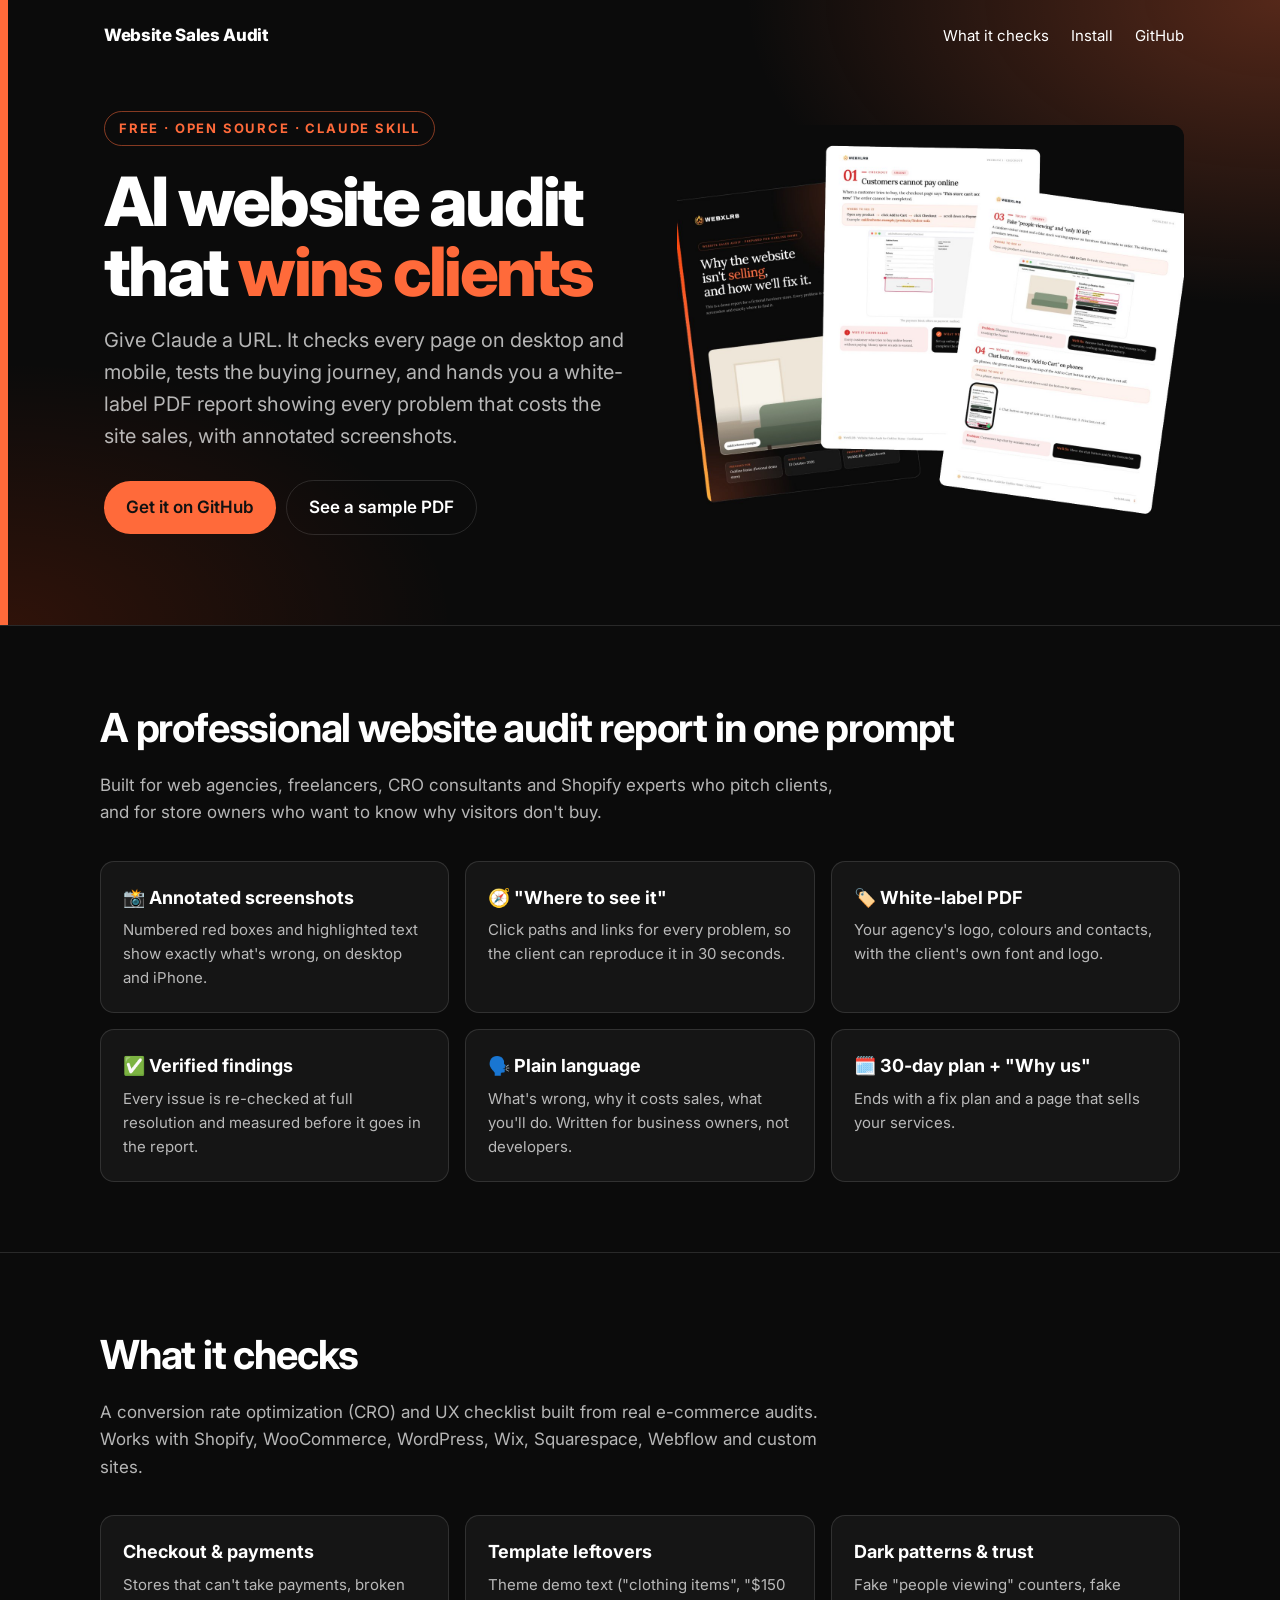
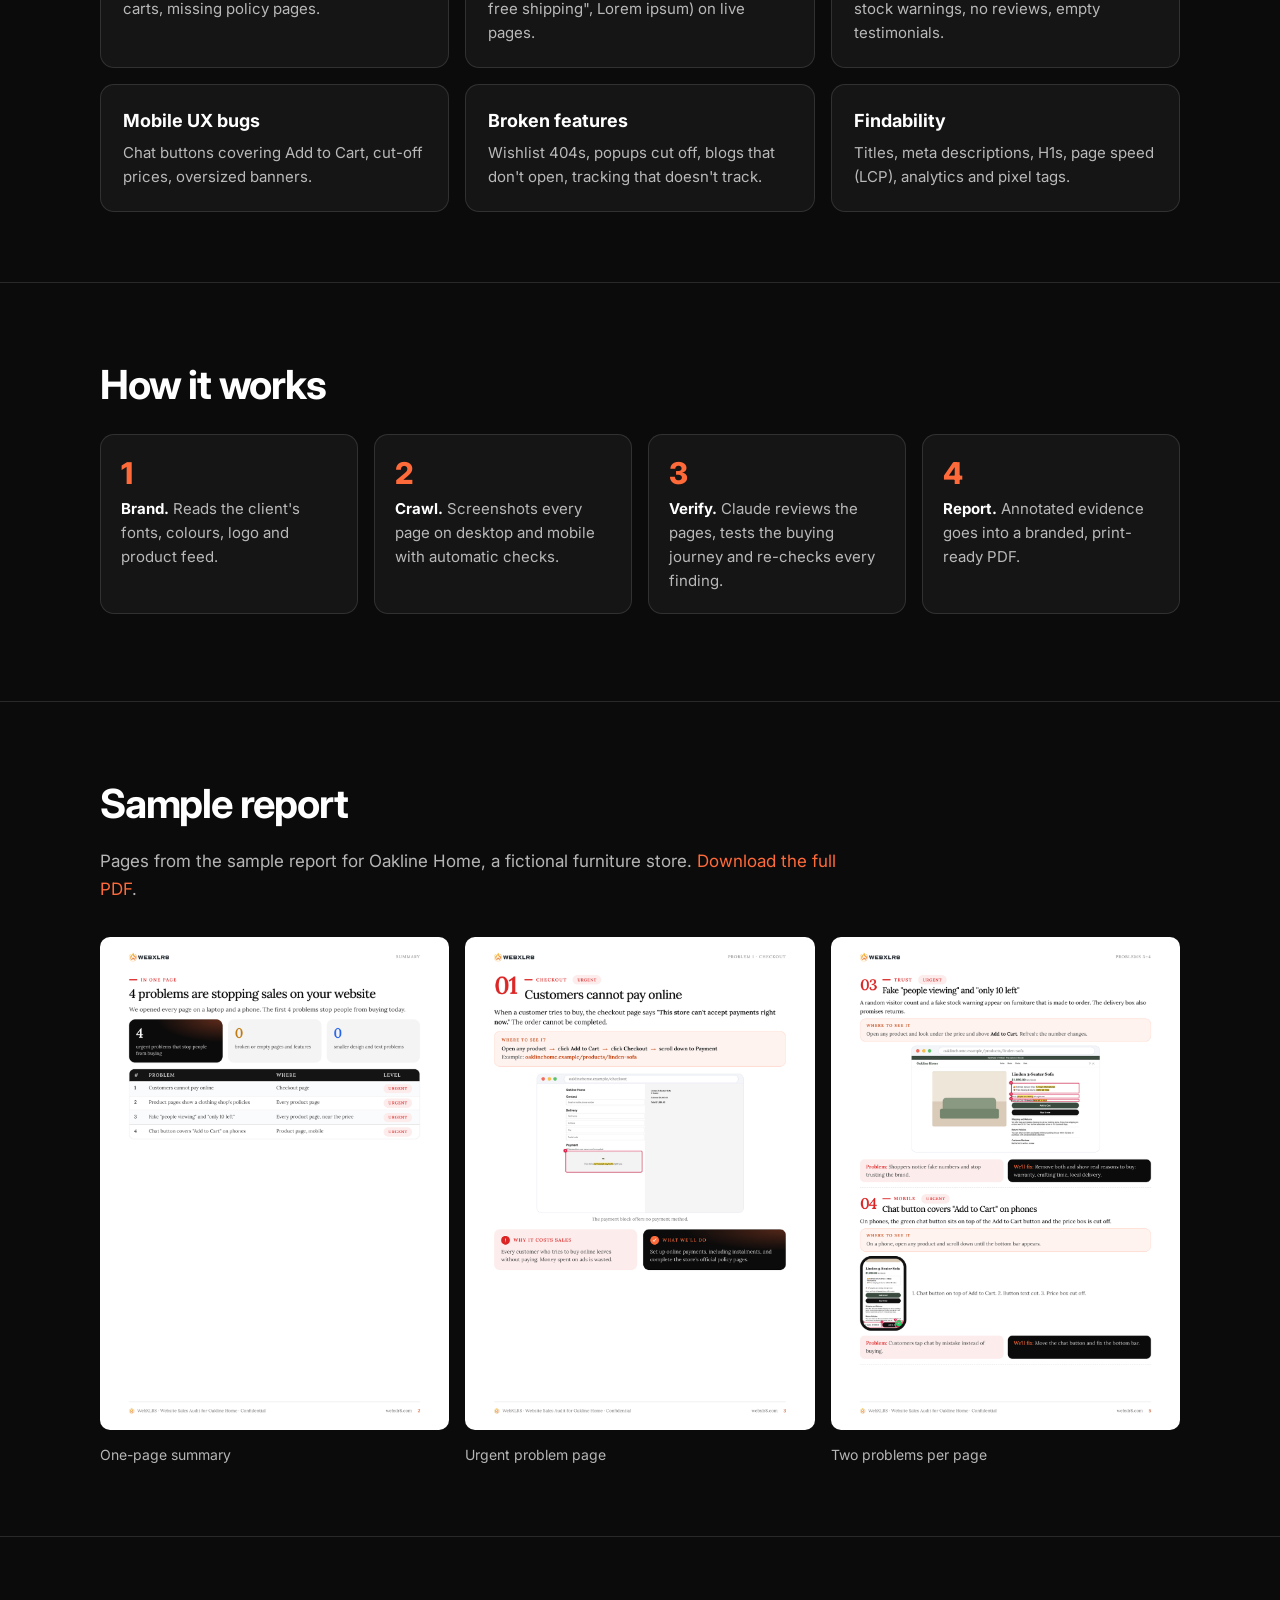
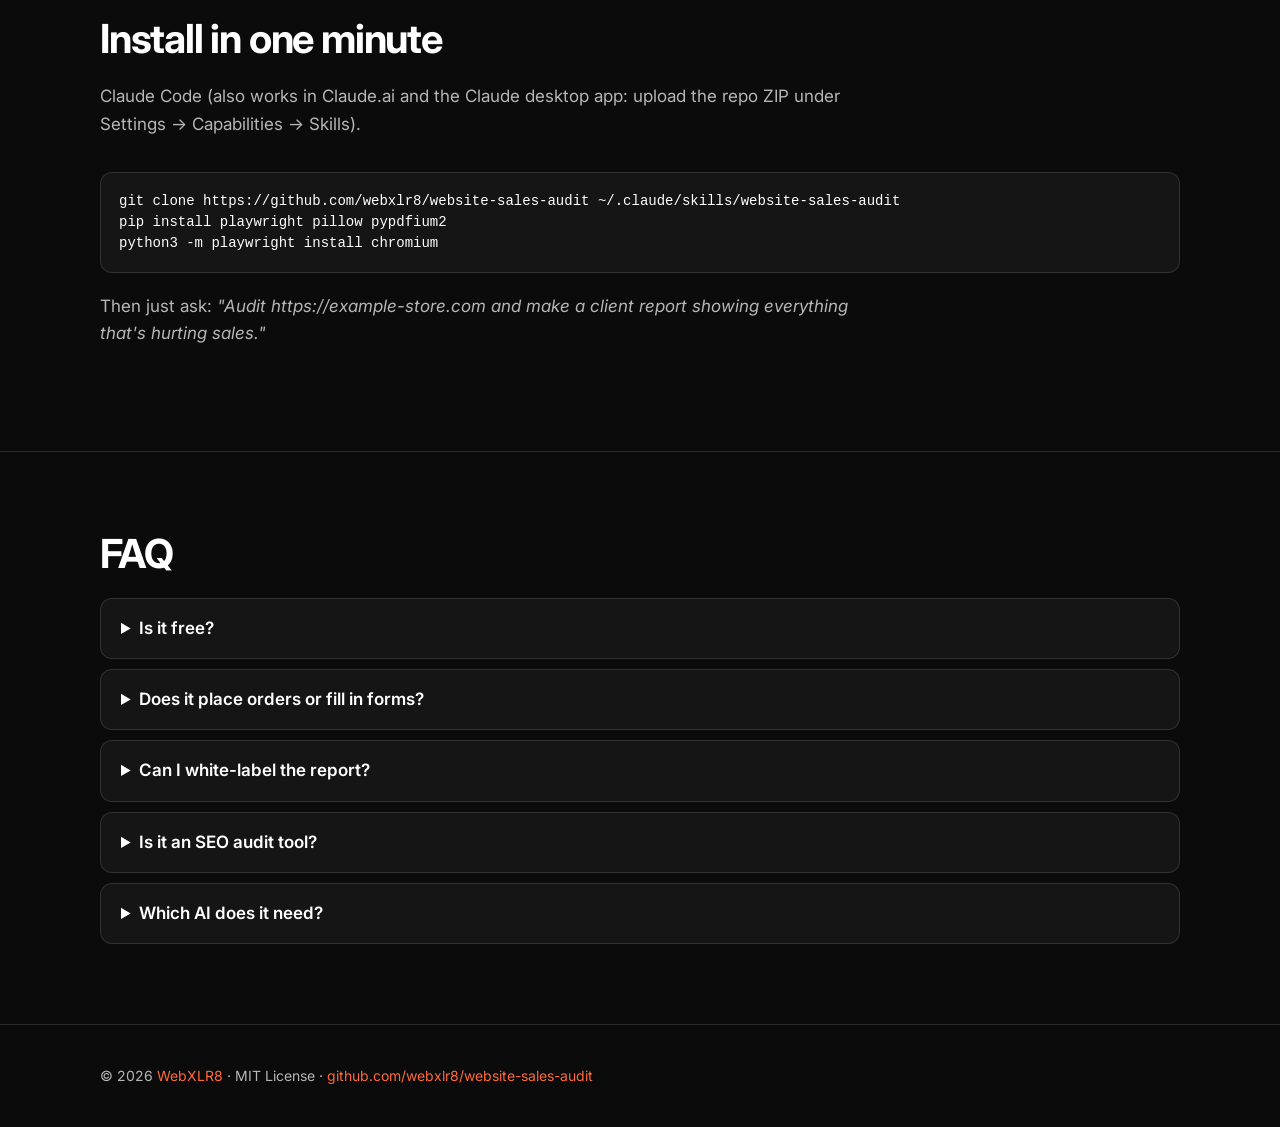
<file: docs/index.html>
<!doctype html>
<html lang="en">
<head>
<meta charset="utf-8">
<meta name="viewport" content="width=device-width, initial-scale=1">
<title>Website Sales Audit: free AI website audit skill for Claude (CRO, UX & e-commerce PDF reports)</title>
<meta name="description" content="Open-source Claude agent skill that audits any website on desktop and mobile for checkout, UX, trust and conversion problems, then builds a client-ready, white-label PDF report with annotated screenshots. Free, MIT licensed.">
<meta name="keywords" content="website audit, AI website audit, CRO audit, conversion rate optimization, UX audit, ecommerce audit, Shopify audit, WooCommerce audit, website audit report, white label audit report, Claude skill, Claude Code, agent skill">
<link rel="canonical" href="https://webxlr8.github.io/website-sales-audit/">
<meta name="theme-color" content="#0b0b0b">
<meta property="og:type" content="website">
<meta property="og:title" content="Website Sales Audit: AI website audit → client-ready PDF">
<meta property="og:description" content="Give Claude a URL. Get a branded PDF showing every problem that costs the site sales, with annotated screenshots. Free and open source.">
<meta property="og:url" content="https://webxlr8.github.io/website-sales-audit/">
<meta property="og:image" content="https://webxlr8.github.io/website-sales-audit/social-preview.png">
<meta property="og:image:width" content="1280"><meta property="og:image:height" content="640">
<meta name="twitter:card" content="summary_large_image">
<meta name="twitter:title" content="Website Sales Audit: AI website audit → client-ready PDF">
<meta name="twitter:description" content="Open-source Claude skill: audit any website for sales problems and get a white-label PDF with annotated screenshots.">
<meta name="twitter:image" content="https://webxlr8.github.io/website-sales-audit/social-preview.png">
<link rel="preconnect" href="https://fonts.googleapis.com">
<link href="https://fonts.googleapis.com/css2?family=Inter:wght@400;500;600;700;800&display=swap" rel="stylesheet">
<script type="application/ld+json">
{"@context":"https://schema.org","@type":"SoftwareApplication","name":"Website Sales Audit","applicationCategory":"BusinessApplication","operatingSystem":"macOS, Linux, Windows","description":"Open-source Claude agent skill that audits websites for conversion, UX and e-commerce problems and produces a white-label PDF report with annotated screenshots.","url":"https://webxlr8.github.io/website-sales-audit/","downloadUrl":"https://github.com/webxlr8/website-sales-audit","softwareVersion":"1.0.0","license":"https://opensource.org/licenses/MIT","offers":{"@type":"Offer","price":"0","priceCurrency":"USD"},"author":{"@type":"Organization","name":"WebXLR8","url":"https://webxlr8.com"},"image":"https://webxlr8.github.io/website-sales-audit/social-preview.png"}
</script>
<script type="application/ld+json">
{"@context":"https://schema.org","@type":"FAQPage","mainEntity":[
{"@type":"Question","name":"Is Website Sales Audit free?","acceptedAnswer":{"@type":"Answer","text":"Yes. It is MIT licensed and can be used for paid client audits."}},
{"@type":"Question","name":"Does it place orders or fill in forms?","acceptedAnswer":{"@type":"Answer","text":"No. Checkout is tested only up to the payment step and no personal or payment details are entered."}},
{"@type":"Question","name":"Can I white-label the PDF report?","acceptedAnswer":{"@type":"Answer","text":"Yes. Set your agency name, logos, colours and contacts once in agency.json."}},
{"@type":"Question","name":"Which platforms does it support?","acceptedAnswer":{"@type":"Answer","text":"Any public website, including Shopify, WooCommerce, WordPress, Wix, Squarespace and Webflow. Shopify stores get extra product-catalogue checks."}}]}
</script>
<style>
  :root{--bg:#0b0b0b;--fg:#fff;--muted:rgba(255,255,255,.7);--acc:#ff6a3a;--line:rgba(255,255,255,.12);--card:#151515}
  *{box-sizing:border-box}html{scroll-behavior:smooth}
  body{margin:0;background:var(--bg);color:var(--fg);font:400 17px/1.6 Inter,system-ui,sans-serif}
  a{color:var(--acc);text-decoration:none}a:hover{text-decoration:underline}
  .wrap{max-width:1120px;margin:0 auto;padding:0 20px}
  header{position:relative;overflow:hidden;border-left:8px solid var(--acc)}
  header:before{content:"";position:absolute;inset:0;background:radial-gradient(60% 70% at 100% 0%,rgba(255,106,58,.3),transparent 70%),radial-gradient(50% 60% at 0% 100%,rgba(255,61,0,.15),transparent 70%);pointer-events:none}
  nav{display:flex;justify-content:space-between;align-items:center;padding:22px 0;position:relative}
  nav b{font-weight:800;letter-spacing:-.02em}nav a{color:var(--fg);margin-left:22px;font-size:15px}
  .hero{display:grid;grid-template-columns:1.05fr 1fr;gap:40px;align-items:center;padding:40px 0 80px;position:relative}
  .chip{display:inline-block;font-size:13px;font-weight:700;letter-spacing:.14em;text-transform:uppercase;color:var(--acc);border:1.5px solid rgba(255,106,58,.5);border-radius:999px;padding:6px 14px}
  h1{font-size:clamp(40px,6vw,68px);line-height:1.03;letter-spacing:-.04em;margin:20px 0 18px;font-weight:800}h1 span{color:var(--acc)}
  .lead{font-size:20px;color:var(--muted);margin:0 0 28px}
  .btns a{display:inline-block;padding:13px 22px;border-radius:999px;font-weight:600;margin:0 10px 10px 0}
  .btn1{background:var(--acc);color:#111}.btn2{border:1px solid var(--line);color:var(--fg)}
  .hero img{width:100%;height:auto;border-radius:12px}
  section{padding:70px 0;border-top:1px solid var(--line)}
  h2{font-size:clamp(28px,4vw,40px);letter-spacing:-.03em;margin:0 0 12px}
  .sub{color:var(--muted);margin:0 0 34px;max-width:760px}
  .grid{display:grid;grid-template-columns:repeat(3,1fr);gap:16px}
  .card{background:var(--card);border:1px solid var(--line);border-radius:14px;padding:22px}
  .card h3{margin:0 0 6px;font-size:18px}.card p{margin:0;color:var(--muted);font-size:15px}
  .shots{display:grid;grid-template-columns:repeat(3,1fr);gap:16px}
  .shots figure{margin:0}.shots img{width:100%;border-radius:10px;border:1px solid var(--line);background:#fff}
  .shots figcaption{font-size:14px;color:var(--muted);margin-top:6px}
  ol.steps{counter-reset:s;list-style:none;padding:0;display:grid;grid-template-columns:repeat(4,1fr);gap:16px}
  ol.steps li{counter-increment:s;background:var(--card);border:1px solid var(--line);border-radius:14px;padding:20px;font-size:15px;color:var(--muted)}
  ol.steps li:before{content:counter(s);display:block;font:800 30px Inter;color:var(--acc);margin-bottom:6px}
  ol.steps b{color:var(--fg)}
  pre{background:#151515;border:1px solid var(--line);border-radius:12px;padding:18px;overflow-x:auto;font-size:14px;line-height:1.5}
  code{font-family:ui-monospace,Menlo,monospace}
  details{background:var(--card);border:1px solid var(--line);border-radius:12px;padding:16px 20px;margin-bottom:10px}
  summary{cursor:pointer;font-weight:600}details p{color:var(--muted);margin:10px 0 0}
  footer{padding:40px 0;color:var(--muted);font-size:14px;border-top:1px solid var(--line)}
  @media(max-width:860px){.hero,.grid,.shots{grid-template-columns:1fr}ol.steps{grid-template-columns:1fr 1fr}nav a{margin-left:12px}}
  @media(max-width:520px){ol.steps{grid-template-columns:1fr}nav a:not(:last-child){display:none}}
</style>
</head>
<body>
<header><div class="wrap">
  <nav><b>Website Sales Audit</b><div><a href="#checks">What it checks</a><a href="#install">Install</a><a href="https://github.com/webxlr8/website-sales-audit">GitHub</a></div></nav>
  <div class="hero">
    <div>
      <span class="chip">Free · Open source · Claude skill</span>
      <h1>AI website audit that <span>wins clients</span></h1>
      <p class="lead">Give Claude a URL. It checks every page on desktop and mobile, tests the buying journey, and hands you a white-label PDF report showing every problem that costs the site sales, with annotated screenshots.</p>
      <div class="btns"><a class="btn1" href="https://github.com/webxlr8/website-sales-audit">Get it on GitHub</a><a class="btn2" href="https://github.com/webxlr8/website-sales-audit/raw/main/examples/demo/sample-report.pdf">See a sample PDF</a></div>
    </div>
    <img src="hero.jpg" alt="Pages of a website sales audit PDF report with annotated screenshots" width="1350" height="1080">
  </div>
</div></header>

<main>
<section><div class="wrap">
  <h2>A professional website audit report in one prompt</h2>
  <p class="sub">Built for web agencies, freelancers, CRO consultants and Shopify experts who pitch clients, and for store owners who want to know why visitors don't buy.</p>
  <div class="grid">
    <div class="card"><h3>📸 Annotated screenshots</h3><p>Numbered red boxes and highlighted text show exactly what's wrong, on desktop and iPhone.</p></div>
    <div class="card"><h3>🧭 "Where to see it"</h3><p>Click paths and links for every problem, so the client can reproduce it in 30 seconds.</p></div>
    <div class="card"><h3>🏷️ White-label PDF</h3><p>Your agency's logo, colours and contacts, with the client's own font and logo.</p></div>
    <div class="card"><h3>✅ Verified findings</h3><p>Every issue is re-checked at full resolution and measured before it goes in the report.</p></div>
    <div class="card"><h3>🗣️ Plain language</h3><p>What's wrong, why it costs sales, what you'll do. Written for business owners, not developers.</p></div>
    <div class="card"><h3>🗓️ 30-day plan + "Why us"</h3><p>Ends with a fix plan and a page that sells your services.</p></div>
  </div>
</div></section>

<section id="checks"><div class="wrap">
  <h2>What it checks</h2>
  <p class="sub">A conversion rate optimization (CRO) and UX checklist built from real e-commerce audits. Works with Shopify, WooCommerce, WordPress, Wix, Squarespace, Webflow and custom sites.</p>
  <div class="grid">
    <div class="card"><h3>Checkout &amp; payments</h3><p>Stores that can't take payments, broken carts, missing policy pages.</p></div>
    <div class="card"><h3>Template leftovers</h3><p>Theme demo text ("clothing items", "$150 free shipping", Lorem ipsum) on live pages.</p></div>
    <div class="card"><h3>Dark patterns &amp; trust</h3><p>Fake "people viewing" counters, fake stock warnings, no reviews, empty testimonials.</p></div>
    <div class="card"><h3>Mobile UX bugs</h3><p>Chat buttons covering Add to Cart, cut-off prices, oversized banners.</p></div>
    <div class="card"><h3>Broken features</h3><p>Wishlist 404s, popups cut off, blogs that don't open, tracking that doesn't track.</p></div>
    <div class="card"><h3>Findability</h3><p>Titles, meta descriptions, H1s, page speed (LCP), analytics and pixel tags.</p></div>
  </div>
</div></section>

<section><div class="wrap">
  <h2>How it works</h2>
  <ol class="steps">
    <li><b>Brand.</b> Reads the client's fonts, colours, logo and product feed.</li>
    <li><b>Crawl.</b> Screenshots every page on desktop and mobile with automatic checks.</li>
    <li><b>Verify.</b> Claude reviews the pages, tests the buying journey and re-checks every finding.</li>
    <li><b>Report.</b> Annotated evidence goes into a branded, print-ready PDF.</li>
  </ol>
</div></section>

<section><div class="wrap">
  <h2>Sample report</h2>
  <p class="sub">Pages from the sample report for Oakline Home, a fictional furniture store. <a href="https://github.com/webxlr8/website-sales-audit/raw/main/examples/demo/sample-report.pdf">Download the full PDF</a>.</p>
  <div class="shots">
    <figure><img src="screenshots/summary.png" alt="Audit summary page listing problems by severity" loading="lazy"><figcaption>One-page summary</figcaption></figure>
    <figure><img src="screenshots/problem-checkout.png" alt="Checkout problem with annotated screenshot" loading="lazy"><figcaption>Urgent problem page</figcaption></figure>
    <figure><img src="screenshots/problems-trust-mobile.png" alt="Fake urgency and mobile Add to Cart problems" loading="lazy"><figcaption>Two problems per page</figcaption></figure>
  </div>
</div></section>

<section id="install"><div class="wrap">
  <h2>Install in one minute</h2>
  <p class="sub">Claude Code (also works in Claude.ai and the Claude desktop app: upload the repo ZIP under Settings → Capabilities → Skills).</p>
<pre><code>git clone https://github.com/webxlr8/website-sales-audit ~/.claude/skills/website-sales-audit
pip install playwright pillow pypdfium2
python3 -m playwright install chromium</code></pre>
  <p class="sub" style="margin-top:20px">Then just ask: <i>"Audit https://example-store.com and make a client report showing everything that's hurting sales."</i></p>
</div></section>

<section><div class="wrap">
  <h2>FAQ</h2>
  <details><summary>Is it free?</summary><p>Yes. It's MIT licensed and can be used for paid client audits.</p></details>
  <details><summary>Does it place orders or fill in forms?</summary><p>No. Checkout is tested only up to the payment step. No personal or payment details are entered.</p></details>
  <details><summary>Can I white-label the report?</summary><p>Yes. Set your agency name, logos, colours and contacts once in <code>~/.config/website-sales-audit/agency.json</code>.</p></details>
  <details><summary>Is it an SEO audit tool?</summary><p>It's a sales and conversion audit. It covers SEO basics (titles, meta descriptions, H1s, speed, tracking) but focuses on what stops visitors from buying.</p></details>
  <details><summary>Which AI does it need?</summary><p>It's a Claude Agent Skill. The scripts are plain Python and Playwright, so other agents that read SKILL.md can use them too.</p></details>
</div></section>
</main>

<footer><div class="wrap">
  © 2026 <a href="https://webxlr8.com">WebXLR8</a> · MIT License · <a href="https://github.com/webxlr8/website-sales-audit">github.com/webxlr8/website-sales-audit</a>
</div></footer>
</body>
</html>
</file>
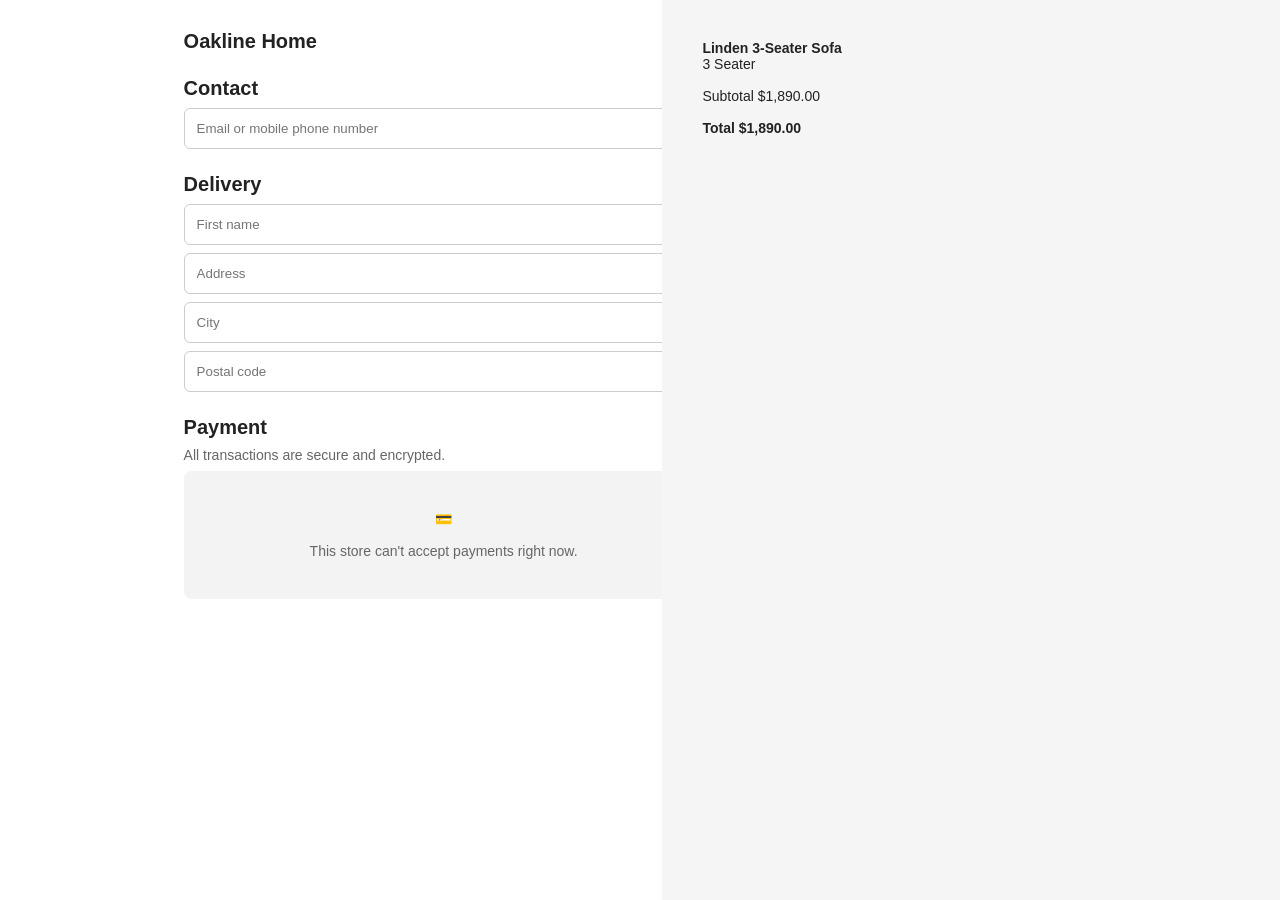
<file: examples/demo/site/checkout.html>
<!doctype html><html><head><meta name="viewport" content="width=device-width,initial-scale=1"><title>Checkout – Oakline Home</title>
<style>body{margin:0;font:14px Arial;color:#222}.l{max-width:520px;margin:0 0 0 12%;padding:30px}.r{position:fixed;right:0;top:0;bottom:0;width:42%;background:#f5f5f5;padding:40px}
input{display:block;width:100%;padding:12px;margin:8px 0;border:1px solid #ccc;border-radius:6px}h2{font-size:20px;margin:24px 0 8px}.pay{background:#f3f3f3;border-radius:8px;padding:40px;text-align:center;color:#666}</style></head><body>
<div class="l"><b style="font-size:20px">Oakline Home</b><h2>Contact</h2><input placeholder="Email or mobile phone number"><h2>Delivery</h2><input placeholder="First name"><input placeholder="Address"><input placeholder="City"><input placeholder="Postal code">
<h2>Payment</h2><div style="color:#666;margin-bottom:8px">All transactions are secure and encrypted.</div><div class="pay">💳<br><br>This store can't accept payments right now.</div></div>
<div class="r"><b>Linden 3-Seater Sofa</b><br>3 Seater<br><br>Subtotal $1,890.00<br><br><b>Total $1,890.00</b></div></body></html>
</file>
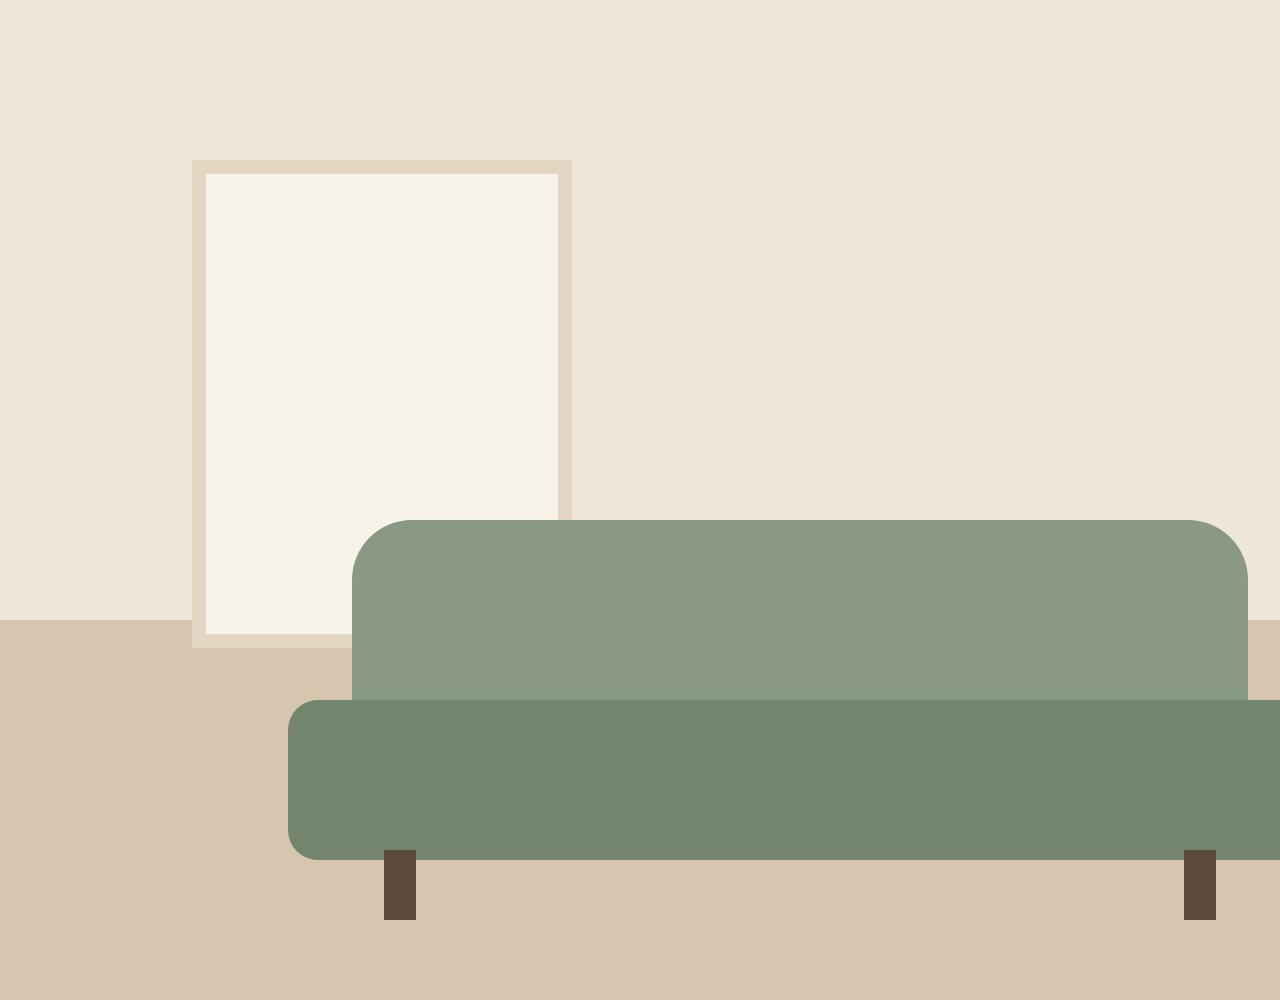
<file: examples/demo/site/hero.html>
<!doctype html><html><body style="margin:0"><div style="width:1600px;height:1000px;background:linear-gradient(180deg,#efe6da 0 62%,#d6c6b0 62%);position:relative;overflow:hidden">
<div style="position:absolute;left:12%;top:16%;width:22%;height:46%;background:#f8f3ea;border:14px solid #e3d6c3"></div>
<div style="position:absolute;right:10%;top:12%;width:8%;height:50%;background:#7f8f78;border-radius:40% 40% 8px 8px"></div>
<div style="position:absolute;left:22%;right:22%;bottom:22%;height:26%;background:#8a9a82;border-radius:60px 60px 18px 18px"></div>
<div style="position:absolute;left:18%;right:18%;bottom:14%;height:16%;background:#74856d;border-radius:30px"></div>
<div style="position:absolute;left:24%;bottom:8%;width:2%;height:7%;background:#5b4a3a"></div><div style="position:absolute;right:24%;bottom:8%;width:2%;height:7%;background:#5b4a3a"></div></div></body></html>
</file>
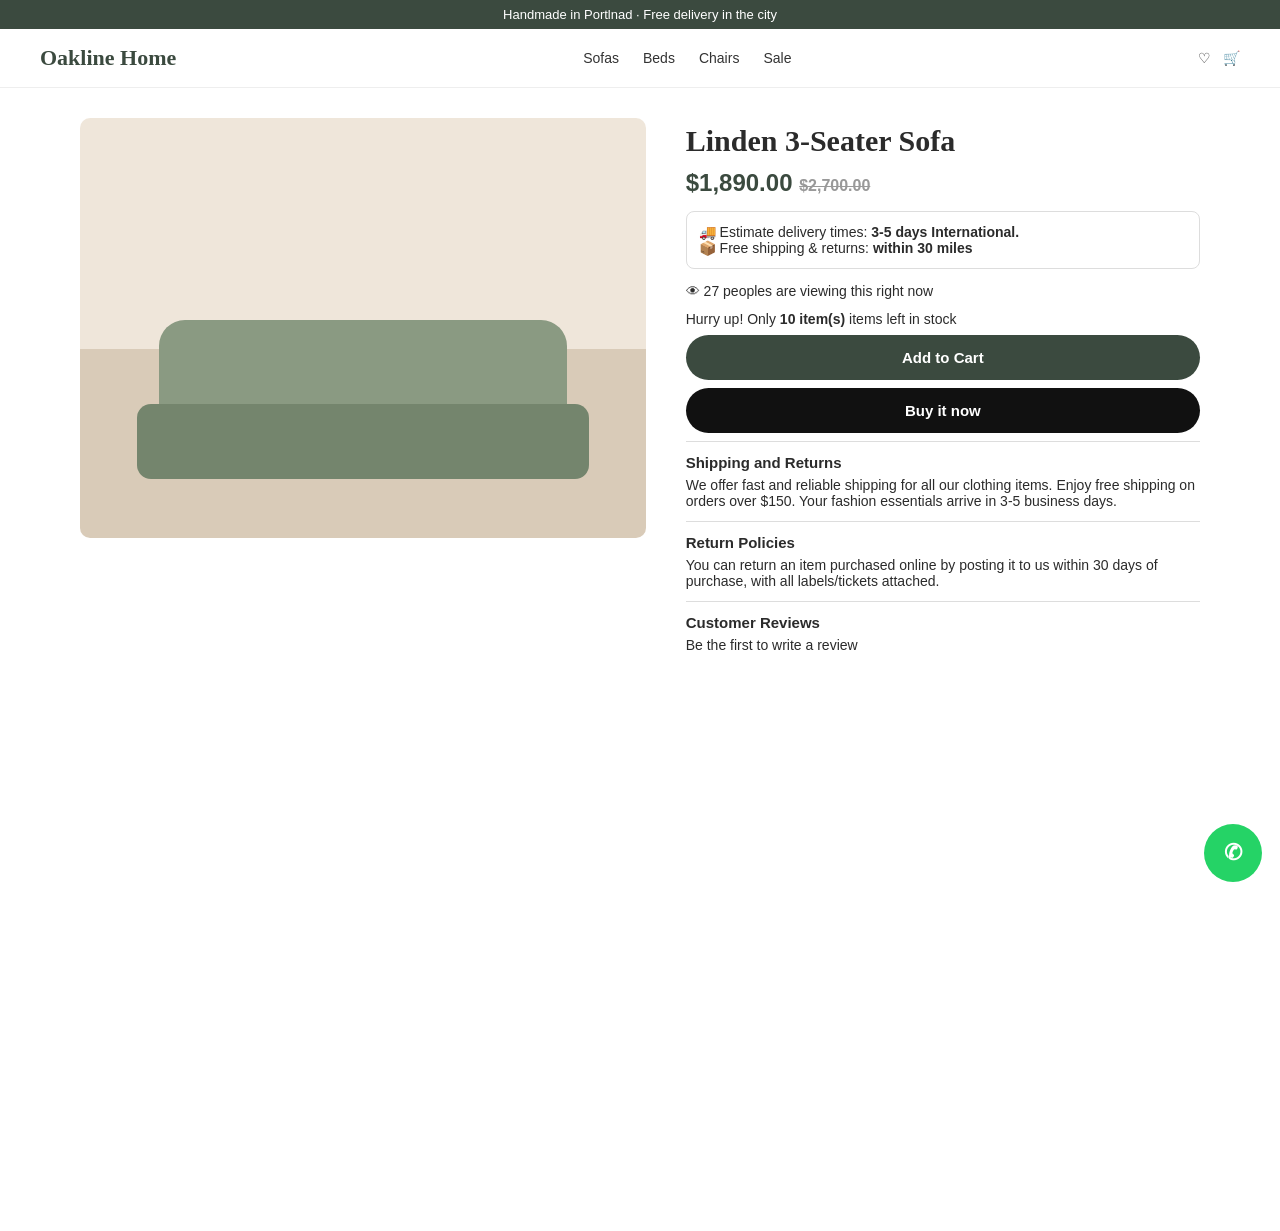
<file: examples/demo/site/product.html>
<!doctype html><html><head><meta name="viewport" content="width=device-width,initial-scale=1"><link rel="stylesheet" href="style.css"><title>Linden 3-Seater Sofa – Oakline Home</title></head><body>
<div class="bar">Handmade in Portlnad · Free delivery in the city</div>
<header><b>Oakline Home</b><nav><a>Sofas</a><a>Beds</a><a>Chairs</a><a>Sale</a></nav><span style="font:14px Arial">♡ &nbsp; 🛒</span></header>
<div class="wrap"><div class="sofa" style="height:420px"></div><div>
<h1>Linden 3-Seater Sofa</h1><div class="price">$1,890.00 <s style="color:#999;font-size:16px">$2,700.00</s></div>
<div class="box">🚚 Estimate delivery times: <b>3-5 days International.</b><br>📦 Free shipping &amp; returns: <b>within 30 miles</b></div>
<div style="font:14px Arial">👁 27 peoples are viewing this right now</div>
<div style="font:14px Arial;margin-top:12px">Hurry up! Only <b>10 item(s)</b> items left in stock</div>
<button class="btn">Add to Cart</button><button class="btn" style="background:#111">Buy it now</button>
<div class="tab"><h3>Shipping and Returns</h3>We offer fast and reliable shipping for all our clothing items. Enjoy free shipping on orders over $150. Your fashion essentials arrive in 3-5 business days.</div>
<div class="tab"><h3>Return Policies</h3>You can return an item purchased online by posting it to us within 30 days of purchase, with all labels/tickets attached.</div>
<div class="tab" style="height:600px"><h3>Customer Reviews</h3>Be the first to write a review</div>
</div></div>
<div class="sticky"><select><option>3 Seater - $1,890.00 (Oatmeal linen)</option></select><button>Add to Cart</button></div>
<a class="wa">✆</a></body></html>
</file>
<file: examples/demo/site/style.css>
*{box-sizing:border-box}body{margin:0;font:15px/1.5 Georgia,serif;color:#2b2b2b;background:#fff}
.bar{background:#3b4a3f;color:#fff;text-align:center;font:13px Arial;padding:7px}
header{display:flex;justify-content:space-between;align-items:center;padding:16px 40px;border-bottom:1px solid #eee;font-family:Arial}
header b{font:700 22px Georgia;color:#3b4a3f}header nav a{margin:0 12px;color:#333;text-decoration:none;font-size:14px}
.sofa{background:linear-gradient(180deg,#efe6da 0 55%,#d9cbb8 55% 100%);position:relative;border-radius:10px;overflow:hidden}
.sofa:before{content:"";position:absolute;left:14%;right:14%;bottom:22%;height:30%;background:#8a9a82;border-radius:26px 26px 10px 10px}
.sofa:after{content:"";position:absolute;left:10%;right:10%;bottom:14%;height:18%;background:#74856d;border-radius:14px}
.wrap{max-width:1180px;margin:30px auto;padding:0 30px;display:grid;grid-template-columns:1.1fr 1fr;gap:40px}
h1{font-size:30px;margin:0 0 6px}.price{font:700 24px Arial;color:#3b4a3f}.box{border:1px solid #ddd;border-radius:8px;padding:12px;margin:14px 0;font:14px Arial}
.btn{display:block;width:100%;padding:14px;border:0;border-radius:30px;background:#3b4a3f;color:#fff;font:600 15px Arial;margin:8px 0}
.tab{border-top:1px solid #ddd;padding:12px 0;font:14px Arial}.tab h3{margin:0 0 6px;font:600 15px Arial}
.wa{position:fixed;right:18px;bottom:18px;width:58px;height:58px;border-radius:50%;background:#25d366;color:#fff;display:flex;align-items:center;justify-content:center;font:700 22px Arial}
.sticky{position:fixed;left:0;right:0;bottom:0;background:#fff;border-top:1px solid #ddd;padding:10px;display:none;gap:8px;font-family:Arial}
.sticky select{flex:1;padding:12px;border-radius:24px;border:1px solid #ccc;font-size:14px;max-width:46%}.sticky button{flex:1;border:0;border-radius:24px;background:#111;color:#fff;font:600 15px Arial}
@media(max-width:600px){.wrap{grid-template-columns:1fr}header nav{display:none}.sticky{display:flex}header{padding:14px 18px}}
</file>
